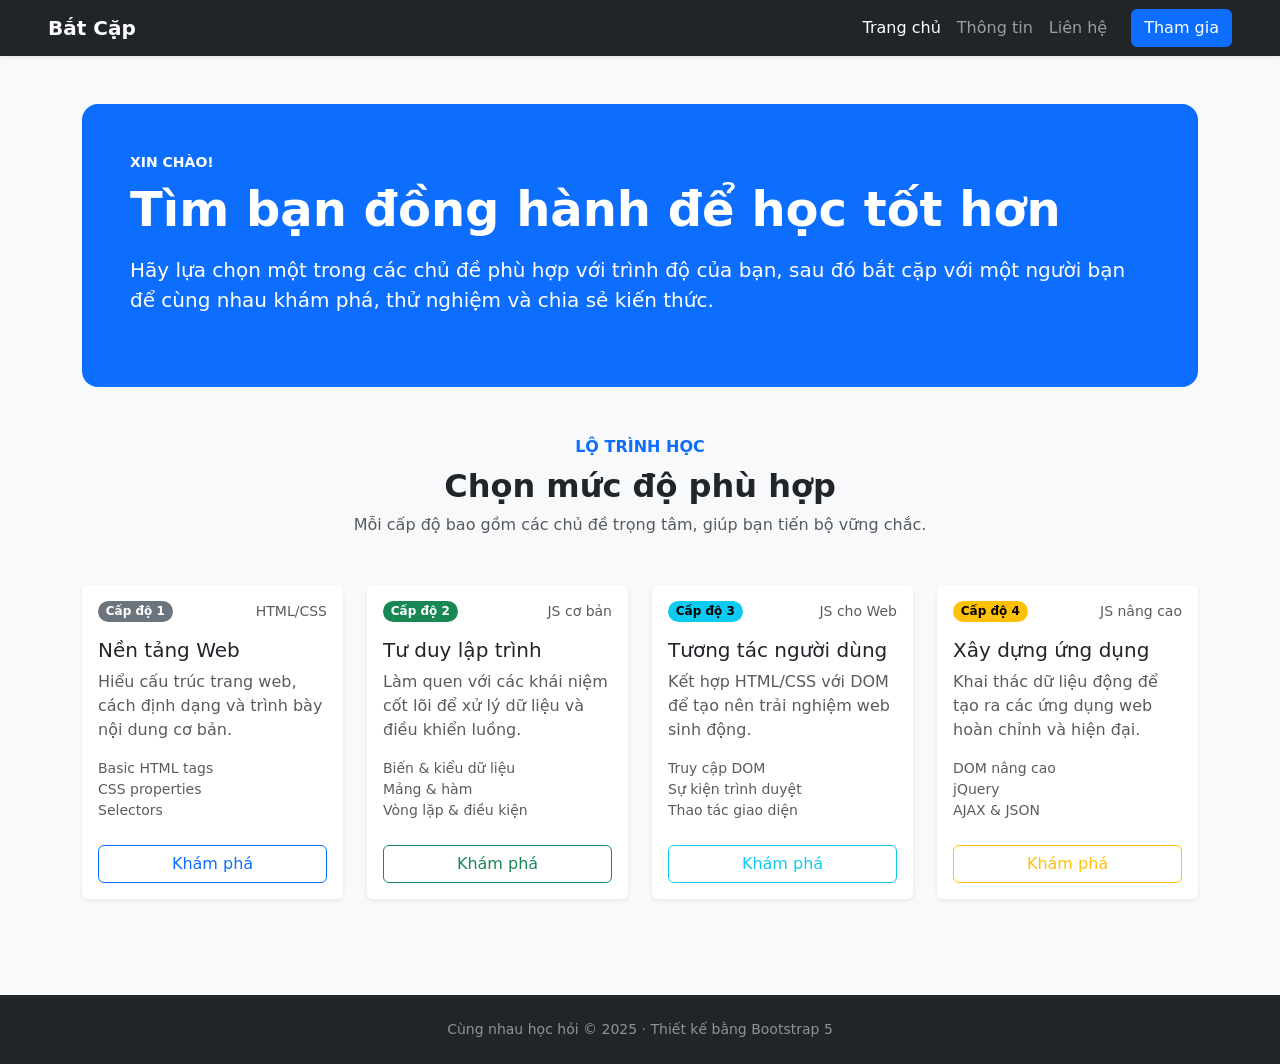
<file: ex2/pairup.html>
<!DOCTYPE html>
<html lang="vi">
  <head>
    <meta charset="utf-8" />
    <meta
      name="viewport"
      content="width=device-width, initial-scale=1, shrink-to-fit=no"
    />
    <title>Bắt Cặp</title>
    		<link href="https://cdn.jsdelivr.net/npm/bootstrap@5.3.8/dist/css/bootstrap.min.css" rel="stylesheet" integrity="sha384-sRIl4kxILFvY47J16cr9ZwB07vP4J8+LH7qKQnuqkuIAvNWLzeN8tE5YBujZqJLB" crossorigin="anonymous">

  </head>

  <body class="bg-light">

    <nav class="navbar navbar-expand-lg navbar-dark bg-dark shadow-sm px-3 px-lg-5">

        <a class="navbar-brand fw-bold" href="#">Bắt Cặp</a>
        <button
            class="navbar-toggler"
            type="button"
            data-bs-toggle="collapse"
            data-bs-target="#primaryNav"
            aria-controls="primaryNav"
            aria-expanded="false"
            aria-label="Toggle navigation"
        >
            <span class="navbar-toggler-icon"></span>
        </button>
        <div class="collapse navbar-collapse" id="primaryNav">
            <div class="navbar-nav ms-auto">
                <a class="nav-link active"aria-current="page"href="#">Trang chủ</a>
                <a class="nav-link" href="#">Thông tin</a>
                <a class="nav-link" href="#">Liên hệ</a>
            </div>
            <a class="btn btn-primary ms-lg-3 mt-3 mt-lg-0"href="#">Tham gia</a>
        </div>
    </nav>

    <main class="container py-5">

    <section class="bg-primary text-white rounded-4 p-4 p-lg-5 mb-5">
        <div class="d-flex flex-column align-items-start g-4">
            <p class="text-uppercase fw-semibold small mb-2">Xin chào!</p>
            <h1 class="display-5 fw-bold mb-3">Tìm bạn đồng hành để học tốt hơn</h1>
            <p class="lead mb-4">
                Hãy lựa chọn một trong các chủ đề phù hợp với trình độ của bạn,
                sau đó bắt cặp với một người bạn để cùng nhau khám phá,
                thử nghiệm và chia sẻ kiến thức.
            </p>
        </div>
    </section>

    <section class="mb-5">
    <div class="text-center mb-5">

        <p class="text-uppercase fw-semibold text-primary mb-2">Lộ trình học</p>
        <h2 class="fw-bold">Chọn mức độ phù hợp
        </h2>
        <p class="text-muted mb-0">Mỗi cấp độ bao gồm các chủ đề trọng tâm, giúp bạn tiến bộ vững chắc.
        </p>
    </div>

        <div class="row g-4">
      
        <div class="col-md-6 col-lg-3">
            <article class="card h-100 border-0 shadow-sm">
                <div class="card-body d-flex flex-column">
                    <div class="d-flex align-items-center justify-content-between mb-3">
                        <span class="badge rounded-pill text-bg-secondary">Cấp độ 1
                        </span>
                        <small class="text-muted">HTML/CSS</small>
                    </div>
                    <h5 class="card-title">Nền tảng Web</h5>
                    <p class="card-text text-muted flex-grow-1">
                        Hiểu cấu trúc trang web, cách định dạng và trình bày
                        nội dung cơ bản.
                    </p>
                    <ul class="list-unstyled small text-muted mb-4">
                        <li>Basic HTML tags</li>
                        <li>CSS properties</li>
                        <li>Selectors</li>
                    </ul>
                    <a class="btn btn-outline-primary w-100" href="#">Khám phá</a>
                </div>
            </article>
        </div>

        <div class="col-md-6 col-lg-3">
            <article class="card h-100 border-0 shadow-sm">
                <div class="card-body d-flex flex-column">
                    <div class="d-flex align-items-center justify-content-between mb-3">
                        <span class="badge rounded-pill text-bg-success">Cấp độ 2</span>
                        <small class="text-muted">JS cơ bản
                        </small>
                    </div>
                    <h5 class="card-title">Tư duy lập trình</h5>
                    <p class="card-text text-muted flex-grow-1">
                        Làm quen với các khái niệm cốt lõi để xử lý dữ liệu
                        và điều khiển luồng.
                    </p>
                    <ul class="list-unstyled small text-muted mb-4">
                        <li>Biến & kiểu dữ liệu</li>
                        <li>Mảng & hàm</li>
                        <li>Vòng lặp & điều kiện</li>
                    </ul>
                    <a class="btn btn-outline-success w-100" href="#">
                        Khám phá
                    </a>
                </div>
            </article>
        </div>

        <div class="col-md-6 col-lg-3">
            <article class="card h-100 border-0 shadow-sm">
                <div class="card-body d-flex flex-column">
                    <div class="d-flex align-items-center justify-content-between mb-3">
                        <span class="badge rounded-pill text-bg-info">Cấp độ 3
                        </span>
                        <small class="text-muted">JS cho Web
                        </small>
                    </div>
                    <h5 class="card-title">Tương tác người dùng</h5>
                    <p class="card-text text-muted flex-grow-1">
                        Kết hợp HTML/CSS với DOM để tạo nên trải nghiệm
                        web sinh động.
                    </p>
                    <ul class="list-unstyled small text-muted mb-4">
                        <li>Truy cập DOM</li>
                        <li>Sự kiện trình duyệt</li>
                        <li>Thao tác giao diện</li>
                    </ul>
                    <a class="btn btn-outline-info w-100" href="#">
                        Khám phá
                    </a>
                </div>
            </article>
        </div>

        <div class="col-md-6 col-lg-3">

            <article class="card h-100 border-0 shadow-sm">

                <div class="card-body d-flex flex-column">

                    <div class="d-flex align-items-center justify-content-between mb-3">

                        <span class="badge rounded-pill text-bg-warning">
                            Cấp độ 4
                        </span>
                        <small class="text-muted">
                            JS nâng cao
                        </small>
                    </div>
                    <h5 class="card-title">Xây dựng ứng dụng</h5>
                    <p class="card-text text-muted flex-grow-1">
                        Khai thác dữ liệu động để tạo ra các ứng dụng web
                        hoàn chỉnh và hiện đại.
                    </p>
                    <ul class="list-unstyled small text-muted mb-4">
                        <li>DOM nâng cao</li>
                        <li>jQuery</li>
                        <li>AJAX & JSON</li>
                    </ul>
                    <a class="btn btn-outline-warning w-100" href="#">Khám phá</a></div>
            </article>
        </div>
    </div>
</section>
    </main>

    <footer class="py-4 bg-dark text-white-50">
     <p class="text-center small mb-0">
        Cùng nhau học hỏi &copy; 2025 · Thiết kế bằng Bootstrap 5
     </p>
    </footer>
  </body>
</html>
</file>
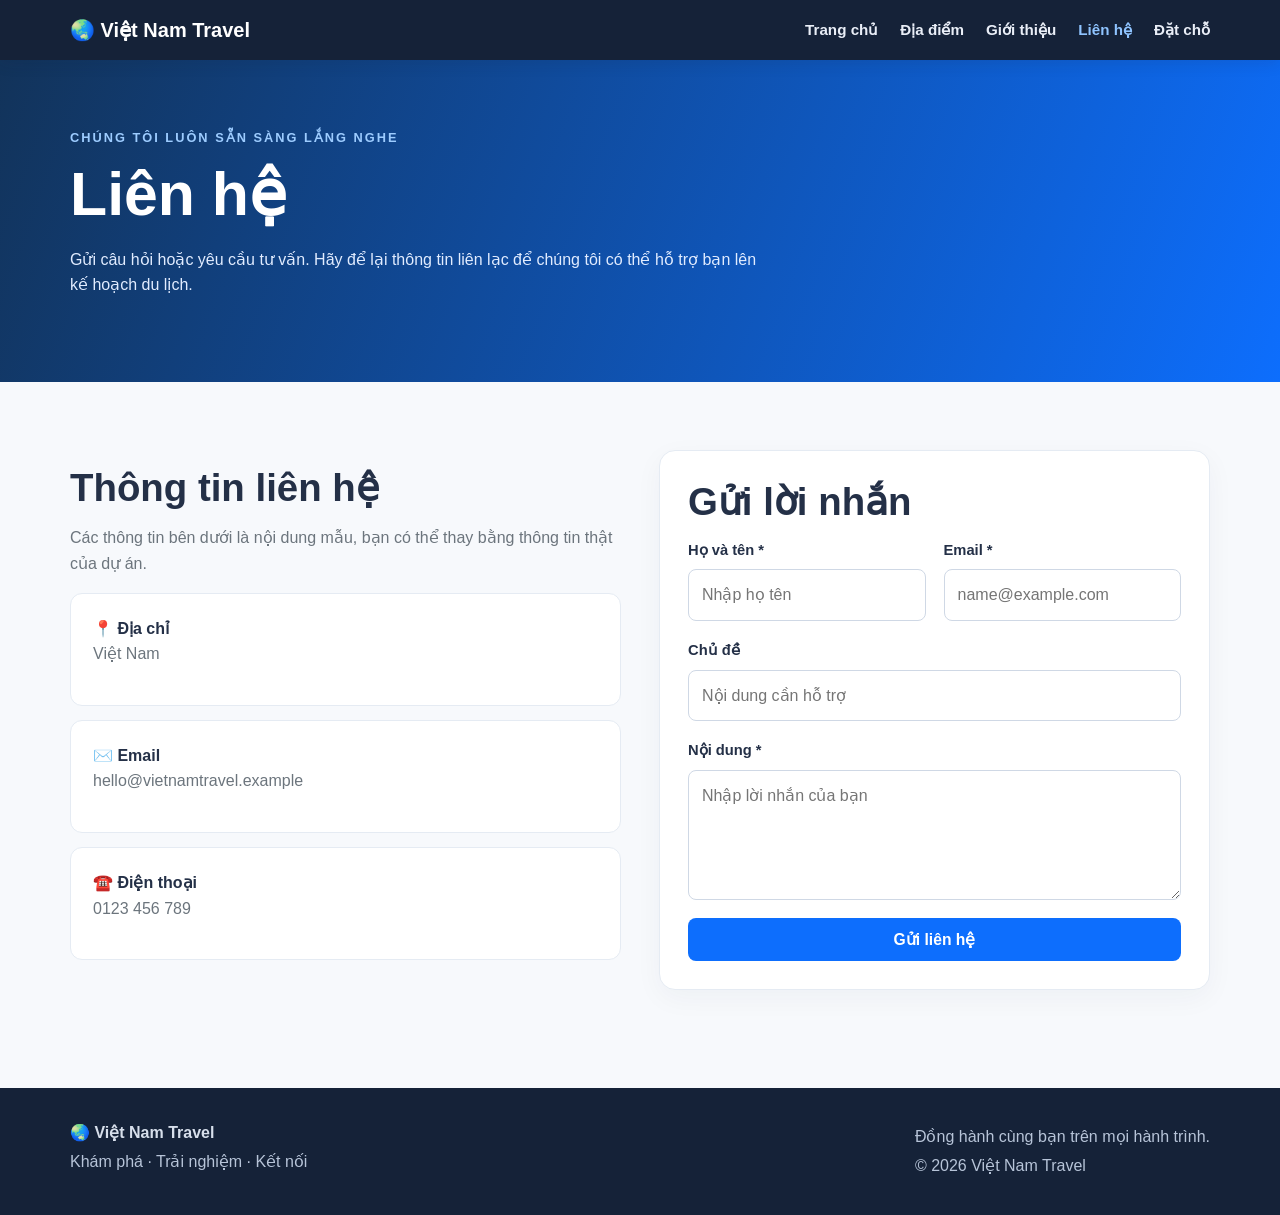
<file: ex4/website-dulich/img/lien-he.html>
<!DOCTYPE html>
<html lang="vi"><head><meta charset="UTF-8"><meta name="viewport" content="width=device-width, initial-scale=1.0">
<meta name="description" content="Khám phá điểm đến và đặt chuyến đi cùng Việt Nam Travel"><title>Liên hệ | Việt Nam Travel</title>
<link rel="stylesheet" href="styles.css"></head><body><header class="navbar"><div class="container nav-inner">
<a class="brand" href="index.html">🌏 Việt Nam Travel</a>
<nav class="nav-links" aria-label="Điều hướng chính"><a class="" href="index.html">Trang chủ</a><a class="" href="dia-diem.html">Địa điểm</a><a class="" href="gioi-thieu.html">Giới thiệu</a><a class="active" href="lien-he.html">Liên hệ</a><a class="" href="dat-cho.html">Đặt chỗ</a></nav>
</div></header>
<main><section class="page-banner"><div class="container"><div class="eyebrow">Chúng tôi luôn sẵn sàng lắng nghe</div><h1>Liên hệ</h1><p>Gửi câu hỏi hoặc yêu cầu tư vấn. Hãy để lại thông tin liên lạc để chúng tôi có thể hỗ trợ bạn lên kế hoạch du lịch.</p></div></section>
<section class="section"><div class="container two-col"><div><h2>Thông tin liên hệ</h2><p class="muted">Các thông tin bên dưới là nội dung mẫu, bạn có thể thay bằng thông tin thật của dự án.</p><div class="contact-box"><strong>📍 Địa chỉ</strong><p class="muted">Việt Nam</p></div><div class="contact-box"><strong>✉️ Email</strong><p class="muted">hello@vietnamtravel.example</p></div><div class="contact-box"><strong>☎️ Điện thoại</strong><p class="muted">0123 456 789</p></div></div>
<form class="form-card" id="contactForm"><h2>Gửi lời nhắn</h2><div class="form-grid"><div class="field"><label for="name">Họ và tên *</label><input id="name" name="name" required placeholder="Nhập họ tên"></div><div class="field"><label for="email">Email *</label><input id="email" name="email" type="email" required placeholder="name@example.com"></div><div class="field full"><label for="subject">Chủ đề</label><input id="subject" name="subject" placeholder="Nội dung cần hỗ trợ"></div><div class="field full"><label for="message">Nội dung *</label><textarea id="message" name="message" required placeholder="Nhập lời nhắn của bạn"></textarea></div><div class="field full"><button class="btn btn-primary" type="submit">Gửi liên hệ</button><div class="notice" id="contactNotice" role="status">Thông tin đã được kiểm tra trên giao diện. Để gửi thật, cần kết nối biểu mẫu với máy chủ hoặc dịch vụ email.</div></div></div></form></div></section></main>
<script>document.getElementById('contactForm').addEventListener('submit',function(e){e.preventDefault();document.getElementById('contactNotice').style.display='block';});</script><footer><div class="container footer-inner"><div><strong>🌏 Việt Nam Travel</strong><p>Khám phá · Trải nghiệm · Kết nối</p></div><div><p>Đồng hành cùng bạn trên mọi hành trình.</p><p>© 2026 Việt Nam Travel</p></div></div></footer></body></html>
</file>
<file: ex4/website-dulich/img/styles.css>
:root{--primary:#0d6efd;--dark:#152238;--muted:#6c757d;--light:#f5f8fc}
*{box-sizing:border-box}
body{margin:0;background:#f7f9fc;color:#243047;font-family:Arial,Helvetica,sans-serif;line-height:1.6}
.navbar{background:#152238;padding:14px 0;position:sticky;top:0;z-index:1000;box-shadow:0 3px 14px #14213d20}
.container{width:min(1140px,92%);margin:auto}
.nav-inner{display:flex;align-items:center;justify-content:space-between;gap:24px}
.brand{font-weight:800;font-size:1.25rem;color:#fff;text-decoration:none;white-space:nowrap}
.nav-links{display:flex;align-items:center;gap:22px;flex-wrap:wrap}
.nav-links a{color:#e9eef7;text-decoration:none;font-weight:600;font-size:.95rem}
.nav-links a:hover,.nav-links a.active{color:#8fc4ff}
.hero{min-height:440px;display:flex;align-items:center;color:white;background:linear-gradient(90deg,#0b1e35d9,#0b1e3540),url('https://images.unsplash.com/photo-1528127269322-539801943592?auto=format&fit=crop&w=1800&q=85') center/cover}
.hero-content{max-width:680px;padding:70px 0}
.eyebrow{color:#9dccff;text-transform:uppercase;letter-spacing:2px;font-weight:800;font-size:.8rem}
h1{font-size:clamp(2.2rem,5vw,3.8rem);line-height:1.12;margin:12px 0 18px}
h2{line-height:1.2;font-size:clamp(1.7rem,3vw,2.4rem);margin:0 0 14px}
p{margin:0 0 16px}
.btn{display:inline-block;border:0;border-radius:8px;padding:12px 20px;text-decoration:none;font-weight:700;cursor:pointer;font-size:.98rem}
.btn-primary{background:#0d6efd;color:white}.btn-primary:hover{background:#0a58ca}
.btn-light{background:white;color:#17304f}
.section{padding:68px 0}
.section-head{text-align:center;max-width:700px;margin:0 auto 34px}
.section-head p,.muted{color:var(--muted)}
.grid{display:grid;grid-template-columns:repeat(4,minmax(0,1fr));gap:22px}
.card{background:white;border-radius:15px;overflow:hidden;box-shadow:0 8px 28px #172b4d0d;border:1px solid #e8edf4}
.card img{width:100%;height:205px;object-fit:cover;display:block}
.card-body{padding:20px}
.tag{display:inline-block;padding:4px 10px;background:#eaf3ff;color:#0757b5;border-radius:20px;font-size:.8rem;font-weight:700;margin-bottom:10px}
.card h3{margin:0 0 8px;font-size:1.2rem}
.card p{color:#657186;font-size:.94rem}
.card a{font-weight:700;text-decoration:none;color:#0d6efd}
.page-banner{padding:68px 0;background:linear-gradient(110deg,#12335a,#0d6efd);color:#fff}
.page-banner p{max-width:700px;color:#e1ecff}
.two-col{display:grid;grid-template-columns:1fr 1fr;gap:38px;align-items:center}
.feature-img{width:100%;height:360px;object-fit:cover;border-radius:16px}
.info-list{padding-left:20px}
.info-list li{margin-bottom:10px}
.form-card{background:white;border:1px solid #e5ebf3;border-radius:16px;padding:28px;box-shadow:0 8px 28px #172b4d0b}
.form-grid{display:grid;grid-template-columns:1fr 1fr;gap:18px}
.field{display:flex;flex-direction:column;gap:7px}
.field.full{grid-column:1/-1}
label{font-weight:700;font-size:.92rem}
input,select,textarea{width:100%;border:1px solid #cfd8e5;border-radius:8px;padding:12px 13px;font:inherit;background:#fff}
input:focus,select:focus,textarea:focus{outline:2px solid #9cc8ff;border-color:#0d6efd}
textarea{min-height:130px;resize:vertical}
.notice{padding:14px 16px;border-radius:10px;background:#eaf7ef;color:#176438;margin-top:16px;display:none}
.contact-box{padding:22px;background:white;border-radius:12px;border:1px solid #e5ebf3;margin-bottom:14px}
.cta{background:#eaf3ff;text-align:center;border-radius:18px;padding:42px 22px}
footer{background:#152238;color:#d7dfeb;padding:32px 0;margin-top:30px}
.footer-inner{display:flex;justify-content:space-between;gap:20px;flex-wrap:wrap}
footer p{margin:4px 0;color:#b7c4d8}
@media(max-width:900px){.grid{grid-template-columns:repeat(2,minmax(0,1fr))}.nav-inner{align-items:flex-start;flex-direction:column}.nav-links{gap:14px}}
@media(max-width:600px){.grid,.two-col,.form-grid{grid-template-columns:1fr}.field.full{grid-column:auto}.hero{min-height:380px}.section{padding:48px 0}.feature-img{height:260px}.nav-links{gap:10px 14px}.nav-links a{font-size:.9rem}}
</file>
